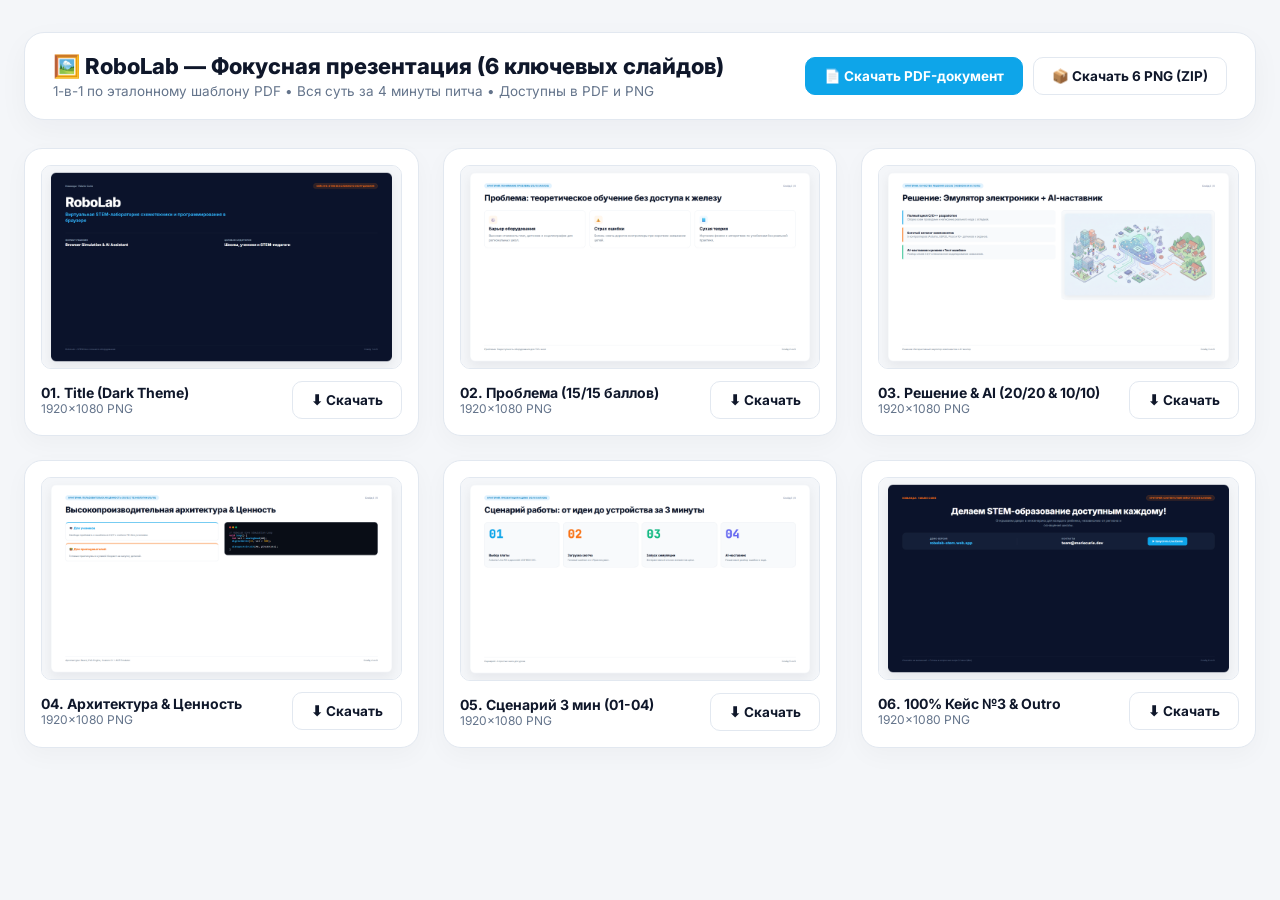
<file: slides-png/index.html>
<!DOCTYPE html>
<html lang="ru">
<head>
  <meta charset="UTF-8" />
  <meta name="viewport" content="width=device-width, initial-scale=1.0" />
  <title>RoboLab — Фокусная презентация (6 слайдов в PNG 1920×1080)</title>
  <link href="https://fonts.googleapis.com/css2?family=Inter:wght@400;500;600;700;800&display=swap" rel="stylesheet" />
  <style>
    :root {
      --bg: #f4f6f9;
      --card: #ffffff;
      --text: #0f172a;
      --muted: #64748b;
      --border: #e2e8f0;
      --accent: #0ea5e9;
    }
    * { box-sizing: border-box; margin: 0; padding: 0; }
    body {
      font-family: 'Inter', -apple-system, BlinkMacSystemFont, sans-serif;
      background: var(--bg);
      color: var(--text);
      padding: 32px 24px 64px;
    }
    .container {
      max-width: 1280px;
      margin: 0 auto;
    }
    .header {
      display: flex;
      align-items: center;
      justify-content: space-between;
      flex-wrap: wrap;
      gap: 16px;
      background: var(--card);
      border: 1px solid var(--border);
      border-radius: 20px;
      padding: 20px 28px;
      margin-bottom: 28px;
      box-shadow: 0 10px 30px rgba(15, 23, 42, 0.04);
    }
    .title-wrap h1 {
      font-size: 22px;
      font-weight: 800;
      margin-bottom: 4px;
    }
    .title-wrap p {
      font-size: 13.5px;
      color: var(--muted);
    }
    .actions {
      display: flex;
      gap: 10px;
      flex-wrap: wrap;
    }
    .btn {
      display: inline-flex;
      align-items: center;
      gap: 8px;
      padding: 10px 18px;
      border-radius: 10px;
      border: 1px solid var(--border);
      background: #ffffff;
      color: var(--text);
      font-size: 13.5px;
      font-weight: 700;
      text-decoration: none;
      cursor: pointer;
      transition: all 0.15s ease;
    }
    .btn:hover { border-color: #cbd5e1; background: #f8fafc; }
    .btn.primary {
      background: var(--accent);
      color: #ffffff;
      border-color: var(--accent);
    }
    .btn.primary:hover { background: #0284c7; }
    .grid {
      display: grid;
      grid-template-columns: repeat(auto-fill, minmax(380px, 1fr));
      gap: 24px;
    }
    .slide-card {
      background: var(--card);
      border: 1px solid var(--border);
      border-radius: 18px;
      padding: 16px;
      box-shadow: 0 8px 24px rgba(15, 23, 42, 0.03);
      display: flex;
      flex-direction: column;
      gap: 12px;
    }
    .slide-card img {
      width: 100%;
      height: auto;
      border-radius: 10px;
      border: 1px solid var(--border);
      display: block;
    }
    .slide-meta {
      display: flex;
      align-items: center;
      justify-content: space-between;
      gap: 8px;
    }
    .slide-name {
      font-size: 14px;
      font-weight: 700;
    }
    .slide-res {
      font-size: 12px;
      color: var(--muted);
    }
  </style>
</head>
<body>
  <div class="container">
    <header class="header">
      <div class="title-wrap">
        <h1>🖼️ RoboLab — Фокусная презентация (6 ключевых слайдов)</h1>
        <p>1-в-1 по эталонному шаблону PDF • Вся суть за 4 минуты питча • Доступны в PDF и PNG</p>
      </div>
      <div class="actions">
        <a href="../robolab-pitch-deck.pdf" download="robolab-pitch-deck.pdf" class="btn primary">📄 Скачать PDF-документ</a>
        <a href="./robolab-pitch-deck-png.zip" download="robolab-pitch-deck-png.zip" class="btn">📦 Скачать 6 PNG (ZIP)</a>
      </div>
    </header>

    <div class="grid">
      <div class="slide-card">
        <a href="./slide-01-title.png" target="_blank"><img src="./slide-01-title.png" alt="Слайд 1" /></a>
        <div class="slide-meta">
          <div>
            <div class="slide-name">01. Title (Dark Theme)</div>
            <div class="slide-res">1920×1080 PNG</div>
          </div>
          <a href="./slide-01-title.png" download="slide-01-title.png" class="btn">⬇ Скачать</a>
        </div>
      </div>

      <div class="slide-card">
        <a href="./slide-02-problem.png" target="_blank"><img src="./slide-02-problem.png" alt="Слайд 2" /></a>
        <div class="slide-meta">
          <div>
            <div class="slide-name">02. Проблема (15/15 баллов)</div>
            <div class="slide-res">1920×1080 PNG</div>
          </div>
          <a href="./slide-02-problem.png" download="slide-02-problem.png" class="btn">⬇ Скачать</a>
        </div>
      </div>

      <div class="slide-card">
        <a href="./slide-03-solution.png" target="_blank"><img src="./slide-03-solution.png" alt="Слайд 3" /></a>
        <div class="slide-meta">
          <div>
            <div class="slide-name">03. Решение &amp; AI (20/20 &amp; 10/10)</div>
            <div class="slide-res">1920×1080 PNG</div>
          </div>
          <a href="./slide-03-solution.png" download="slide-03-solution.png" class="btn">⬇ Скачать</a>
        </div>
      </div>

      <div class="slide-card">
        <a href="./slide-04-features.png" target="_blank"><img src="./slide-04-features.png" alt="Слайд 4" /></a>
        <div class="slide-meta">
          <div>
            <div class="slide-name">04. Архитектура &amp; Ценность</div>
            <div class="slide-res">1920×1080 PNG</div>
          </div>
          <a href="./slide-04-features.png" download="slide-04-features.png" class="btn">⬇ Скачать</a>
        </div>
      </div>

      <div class="slide-card">
        <a href="./slide-05-technology.png" target="_blank"><img src="./slide-05-technology.png" alt="Слайд 5" /></a>
        <div class="slide-meta">
          <div>
            <div class="slide-name">05. Сценарий 3 мин (01-04)</div>
            <div class="slide-res">1920×1080 PNG</div>
          </div>
          <a href="./slide-05-technology.png" download="slide-05-technology.png" class="btn">⬇ Скачать</a>
        </div>
      </div>

      <div class="slide-card">
        <a href="./slide-06-outro.png" target="_blank"><img src="./slide-06-outro.png" alt="Слайд 6" /></a>
        <div class="slide-meta">
          <div>
            <div class="slide-name">06. 100% Кейс №3 &amp; Outro</div>
            <div class="slide-res">1920×1080 PNG</div>
          </div>
          <a href="./slide-06-outro.png" download="slide-06-outro.png" class="btn">⬇ Скачать</a>
        </div>
      </div>
    </div>
  </div>
</body>
</html>
</file>
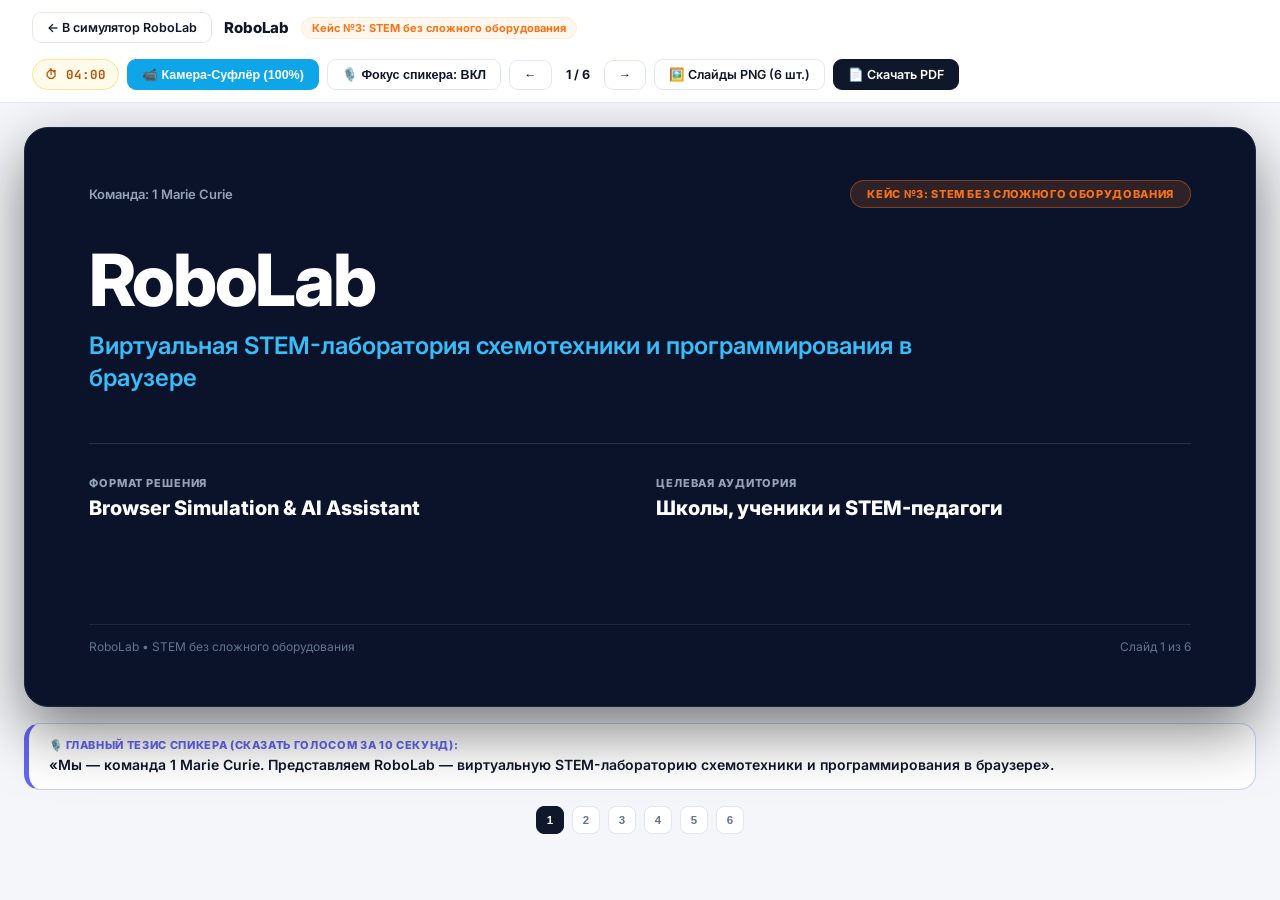
<file: presentation.html>
<!DOCTYPE html>
<html lang="ru">
<head>
  <meta charset="UTF-8" />
  <meta name="viewport" content="width=device-width, initial-scale=1.0" />
  <title>RoboLab — Питч-презентация (6 слайдов) | WIT Teens Challenge 2026</title>
  <link href="https://fonts.googleapis.com/css2?family=Inter:wght@400;500;600;700;800;900&family=JetBrains+Mono:wght@600;700;800&display=swap" rel="stylesheet" />
  <style>
    :root {
      --bg-canvas: #f4f6f9;
      --bg-slide: #ffffff;
      --bg-dark: #0b132b;
      --bg-dark-card: #141f38;
      --text-dark: #0f172a;
      --text-muted: #64748b;
      --border-light: #e2e8f0;
      --accent-blue: #0ea5e9;
      --accent-orange: #f97316;
      --accent-green: #10b981;
      --accent-purple: #6366f1;
    }

    * { box-sizing: border-box; margin: 0; padding: 0; }

    body {
      font-family: 'Inter', -apple-system, BlinkMacSystemFont, sans-serif;
      background: var(--bg-canvas);
      color: var(--text-dark);
      min-height: 100vh;
      display: flex;
      flex-direction: column;
      -webkit-font-smoothing: antialiased;
    }

    /* Верхняя навигационная панель */
    .deck-bar {
      position: sticky;
      top: 0;
      z-index: 100;
      background: rgba(255, 255, 255, 0.95);
      backdrop-filter: blur(14px);
      border-bottom: 1px solid var(--border-light);
      padding: 12px 32px;
      display: flex;
      align-items: center;
      justify-content: space-between;
      gap: 16px;
      flex-wrap: wrap;
    }

    .deck-brand {
      display: flex;
      align-items: center;
      gap: 12px;
      font-weight: 800;
      font-size: 15px;
    }

    .deck-actions {
      display: flex;
      align-items: center;
      gap: 8px;
      flex-wrap: wrap;
    }

    .btn-ui {
      display: inline-flex;
      align-items: center;
      gap: 6px;
      padding: 7px 14px;
      border-radius: 9px;
      border: 1px solid var(--border-light);
      background: #ffffff;
      color: var(--text-dark);
      font-size: 12.5px;
      font-weight: 600;
      cursor: pointer;
      text-decoration: none;
      transition: all 0.15s ease;
    }

    .btn-ui:hover {
      border-color: #cbd5e1;
      background: #f8fafc;
    }

    .btn-ui.primary {
      background: var(--text-dark);
      color: #ffffff;
      border-color: var(--text-dark);
    }

    .btn-ui.primary:hover {
      background: var(--accent-blue);
      border-color: var(--accent-blue);
    }

    .timer-pill {
      font-family: 'JetBrains Mono', monospace;
      font-size: 12.5px;
      font-weight: 700;
      padding: 6px 12px;
      border-radius: 99px;
      background: #fffbeb;
      color: #b45309;
      border: 1px solid #fde68a;
      cursor: pointer;
    }

    /* Контейнер слайда */
    .deck-viewport {
      flex: 1;
      max-width: 1280px;
      width: 100%;
      margin: 0 auto;
      padding: 24px 24px 40px;
      display: flex;
      flex-direction: column;
      gap: 16px;
    }

    .slide {
      display: none;
      background: var(--bg-slide);
      border: 1px solid var(--border-light);
      border-radius: 24px;
      padding: 52px 64px;
      min-height: 580px;
      box-shadow: 0 16px 40px rgba(15, 23, 42, 0.04);
      flex-direction: column;
      justify-content: space-between;
      position: relative;
      overflow: hidden;
    }

    .slide.active {
      display: flex;
      animation: fadeSlide 0.2s ease-out;
    }

    @keyframes fadeSlide {
      from { opacity: 0; transform: translateY(4px); }
      to { opacity: 1; transform: translateY(0); }
    }

    /* Темные слайды (Cover & Outro — 1-в-1 как в PDF) */
    .slide.dark-theme {
      background: var(--bg-dark);
      color: #ffffff;
      border-color: #1b2640;
      box-shadow: 0 24px 60px rgba(0, 0, 0, 0.5);
    }

    .slide-top {
      display: flex;
      align-items: center;
      justify-content: space-between;
      margin-bottom: 24px;
    }

    /* Бейдж критериев 1-в-1 как в PDF */
    .badge-criterion {
      font-size: 11px;
      font-weight: 800;
      text-transform: uppercase;
      letter-spacing: 0.06em;
      color: #0284c7;
      background: #e0f2fe;
      padding: 6px 16px;
      border-radius: 99px;
      display: inline-block;
    }

    .dark-theme .badge-criterion {
      background: rgba(249, 115, 22, 0.15);
      color: var(--accent-orange);
      border: 1px solid rgba(249, 115, 22, 0.4);
    }

    /* Главные заголовки 1-в-1 */
    .slide-title {
      font-size: 32px;
      font-weight: 800;
      color: var(--text-dark);
      letter-spacing: -0.02em;
      margin-bottom: 32px;
    }

    .dark-theme .slide-title {
      color: #ffffff;
    }

    /* Сетки */
    .cols-2 { display: grid; grid-template-columns: 1fr 1fr; gap: 32px; align-items: start; }
    .cols-3 { display: grid; grid-template-columns: repeat(3, 1fr); gap: 24px; }
    .cols-4 { display: grid; grid-template-columns: repeat(4, 1fr); gap: 20px; }

    /* Карточки */
    .card-clean {
      background: #ffffff;
      border: 1px solid var(--border-light);
      border-radius: 16px;
      padding: 28px 24px;
      display: flex;
      flex-direction: column;
      gap: 12px;
    }

    .card-icon-wrap {
      width: 44px;
      height: 44px;
      border-radius: 12px;
      display: flex;
      align-items: center;
      justify-content: center;
      font-size: 22px;
    }
    .icon-orange { background: #fff7ed; color: var(--accent-orange); }
    .icon-blue { background: #f0f9ff; color: var(--accent-blue); }
    .icon-green { background: #ecfdf5; color: var(--accent-green); }

    .card-h { font-size: 18px; font-weight: 800; color: var(--text-dark); }
    .card-p { font-size: 14px; line-height: 1.5; color: var(--text-muted); }

    /* Карточки с индикатором */
    .indicator-item {
      background: #f8fafc;
      border-left: 4px solid var(--accent-blue);
      border-radius: 4px 14px 14px 4px;
      padding: 18px 22px;
      margin-bottom: 16px;
    }
    .indicator-item.orange { border-left-color: var(--accent-orange); }
    .indicator-item.green { border-left-color: var(--accent-green); }

    /* 4 крупный шаг (01, 02, 03, 04) */
    .step-box {
      background: #f8fafc;
      border: 1px solid var(--border-light);
      border-radius: 16px;
      padding: 28px 24px;
      min-height: 240px;
      display: flex;
      flex-direction: column;
      justify-content: space-between;
    }

    .big-num-pdf {
      font-family: 'JetBrains Mono', monospace;
      font-size: 48px;
      font-weight: 800;
      line-height: 1;
    }
    .num-blue { color: var(--accent-blue); }
    .num-orange { color: var(--accent-orange); }
    .num-green { color: var(--accent-green); }
    .num-purple { color: var(--accent-purple); }

    /* Окно кода C++ */
    .code-box-pdf {
      background: #090d16;
      border: 1px solid #1e293b;
      border-radius: 16px;
      padding: 22px 24px;
      font-family: 'JetBrains Mono', monospace;
      font-size: 13.5px;
      color: #e2e8f0;
    }
    .mac-dots { display: flex; gap: 6px; margin-bottom: 16px; }
    .mac-dot { width: 10px; height: 10px; border-radius: 50%; }
    .dot-red { background: #ef4444; }
    .dot-yellow { background: #f59e0b; }
    .dot-green { background: #10b981; }

    /* Чекмарки */
    .check-card {
      background: #f8fafc;
      border: 1px solid #e2e8f0;
      border-radius: 14px;
      padding: 20px 24px;
      display: flex;
      align-items: flex-start;
      gap: 14px;
    }
    .check-icon {
      width: 24px;
      height: 24px;
      border-radius: 50%;
      background: #10b981;
      color: #ffffff;
      display: flex;
      align-items: center;
      justify-content: center;
      font-size: 13px;
      font-weight: 800;
      flex-shrink: 0;
      margin-top: 2px;
    }

    .slide-foot {
      margin-top: 24px;
      padding-top: 14px;
      border-top: 1px solid var(--border-light);
      display: flex;
      justify-content: space-between;
      font-size: 12px;
      color: var(--text-muted);
    }

    .dark-theme .slide-foot {
      border-top-color: #1e293b;
      color: #64748b;
    }

    /* Фокус спикера */
    .speaker-focus-bar {
      background: #ffffff;
      border: 1.5px solid #c7d2fe;
      border-left: 5px solid var(--accent-purple);
      border-radius: 16px;
      padding: 14px 20px;
      display: flex;
      align-items: center;
      justify-content: space-between;
      gap: 16px;
    }
    .speaker-focus-bar.hidden { display: none; }
    .speaker-label { font-size: 11px; font-weight: 800; text-transform: uppercase; letter-spacing: 0.06em; color: var(--accent-purple); margin-bottom: 3px; }
    .speaker-quote { font-size: 14px; font-weight: 600; color: var(--text-dark); line-height: 1.4; }

    .dots-row { display: flex; justify-content: center; gap: 8px; }
    .dot { width: 28px; height: 28px; border-radius: 8px; border: 1px solid var(--border-light); background: #ffffff; font-size: 11.5px; font-weight: 700; color: var(--text-muted); cursor: pointer; }
    .dot.active { background: var(--text-dark); color: #ffffff; border-color: var(--text-dark); }

    /* Полноэкранный 16:9 режим для рендера PNG и сохранения в PDF */
    @media print {
      @page {
        size: 1920px 1080px;
        margin: 0;
      }
      html, body {
        width: 1920px;
        height: 1080px;
        background: #f4f6f9 !important;
        margin: 0;
        padding: 0;
        -webkit-print-color-adjust: exact;
        print-color-adjust: exact;
      }
      .deck-bar, .speaker-focus-bar, .dots-row { display: none !important; }
      .deck-viewport {
        max-width: 1920px !important;
        width: 1920px !important;
        height: 1080px !important;
        padding: 40px 56px !important;
        margin: 0 !important;
      }
      .slide {
        display: flex !important;
        width: 1808px !important;
        height: 1000px !important;
        page-break-after: always;
        break-after: page;
        box-shadow: none !important;
        border-radius: 28px !important;
      }
    }

    body.export-png {
      width: 1920px;
      height: 1080px;
      overflow: hidden;
      background: #f4f6f9;
      justify-content: center;
      align-items: center;
      padding: 36px 48px;
    }

    body.export-png .deck-bar,
    body.export-png .dots-row,
    body.export-png .speaker-focus-bar {
      display: none !important;
    }

    body.export-png .deck-viewport {
      max-width: 1824px;
      width: 100%;
      height: 100%;
      padding: 0;
      margin: 0;
      display: flex;
      flex-direction: column;
      justify-content: stretch;
    }

    body.export-png .slide.active {
      flex: 1;
      height: 100%;
      padding: 56px 76px;
      border-radius: 28px;
      box-shadow: 0 24px 60px rgba(15, 23, 42, 0.06);
      animation: none !important;
    }

    /* Окно веб-камеры и телесуфлёра (100% отбражение) */
    .cam-prompter-modal {
      position: fixed;
      bottom: 24px;
      right: 24px;
      z-index: 9999;
      width: 420px;
      background: #090d16;
      border: 2px solid #0ea5e9;
      border-radius: 20px;
      overflow: hidden;
      box-shadow: 0 20px 50px rgba(0, 0, 0, 0.6);
      display: flex;
      flex-direction: column;
      transition: all 0.3s ease;
    }

    .cam-prompter-modal.hidden {
      display: none !important;
    }

    .cam-prompter-header {
      background: #0f172a;
      padding: 10px 16px;
      display: flex;
      align-items: center;
      justify-content: space-between;
      border-bottom: 1px solid #1e293b;
      font-size: 12px;
      font-weight: 700;
      color: #ffffff;
    }

    .cam-rec-dot {
      width: 10px;
      height: 10px;
      border-radius: 50%;
      background: #ef4444;
      display: inline-block;
      margin-right: 6px;
      animation: blinkRec 1.2s infinite;
    }

    @keyframes blinkRec {
      0%, 100% { opacity: 1; }
      50% { opacity: 0.3; }
    }

    .cam-video-container {
      position: relative;
      width: 100%;
      height: 250px;
      background: #020617;
      display: flex;
      align-items: center;
      justify-content: center;
      overflow: hidden;
    }

    .cam-video-element {
      width: 100%;
      height: 100%;
      object-fit: cover;
      transform: scaleX(-1); /* 100% Зеркальное отражение */
    }

    .cam-placeholder {
      display: flex;
      flex-direction: column;
      align-items: center;
      gap: 8px;
      color: #94a3b8;
      font-size: 13px;
      text-align: center;
      padding: 20px;
    }

    .cam-prompt-box {
      background: rgba(15, 23, 42, 0.95);
      border-top: 1px solid #1e293b;
      padding: 16px;
      color: #38bdf8;
      font-size: 14.5px;
      font-weight: 700;
      line-height: 1.45;
      max-height: 140px;
      overflow-y: auto;
    }

    .cam-prompt-label {
      font-size: 10px;
      font-weight: 800;
      text-transform: uppercase;
      letter-spacing: 0.08em;
      color: #94a3b8;
      margin-bottom: 4px;
    }
  </style>
</head>
<body>

  <header class="deck-bar">
    <div class="deck-brand">
      <a href="./index.html" class="btn-ui">← В симулятор RoboLab</a>
      <span>RoboLab</span>
      <span style="font-size:11px; font-weight:700; color:#f97316; background:#fff7ed; padding:3px 10px; border-radius:99px; border:1px solid #ffedd5;">
        Кейс №3: STEM без сложного оборудования
      </span>
    </div>

    <div class="deck-actions">
      <div class="timer-pill" id="timerBtn" title="Запустить / сбросить таймер 04:00">
        ⏱ <span id="timerText">04:00</span>
      </div>
      <button type="button" class="btn-ui" id="toggleCamBtn" style="background:#0ea5e9; color:#ffffff; border-color:#0ea5e9;">📹 Камера-Суфлёр (100%)</button>
      <button type="button" class="btn-ui" id="toggleNoteBtn">🎙️ Фокус спикера: ВКЛ</button>
      <button type="button" class="btn-ui" id="prevBtn">←</button>
      <span id="counterText" style="font-size:12.5px; font-weight:700; padding:0 6px;">1 / 6</span>
      <button type="button" class="btn-ui" id="nextBtn">→</button>
      <a href="./slides-png/index.html" class="btn-ui" title="Открыть 6 слайдов в формате PNG">🖼️ Слайды PNG (6 шт.)</a>
      <a href="./robolab-pitch-deck.pdf" download="robolab-pitch-deck.pdf" class="btn-ui primary">📄 Скачать PDF</a>
    </div>
  </header>

  <main class="deck-viewport">

    <!-- SLIDE 1: TITLE (DARK THEME) -->
    <section class="slide dark-theme active" data-focus="«Мы — команда 1 Marie Curie. Представляем RoboLab — виртуальную STEM-лабораторию схемотехники и программирования в браузере».">
      <div>
        <div class="slide-top">
          <span style="font-size:13px; font-weight:600; color:#94a3b8;">Команда: 1 Marie Curie</span>
          <span class="badge-criterion">Кейс №3: STEM без сложного оборудования</span>
        </div>

        <div style="margin-top:36px; margin-bottom:48px;">
          <h1 style="font-size:72px; font-weight:800; color:#ffffff; line-height:1; margin-bottom:14px; letter-spacing:-0.03em;">
            RoboLab
          </h1>
          <p style="font-size:24px; font-weight:600; color:#38bdf8; max-width:900px; line-height:1.35;">
            Виртуальная STEM-лаборатория схемотехники и программирования в браузере
          </p>
        </div>

        <div style="border-top:1px solid rgba(255,255,255,0.12); padding-top:32px;" class="cols-2">
          <div>
            <div style="font-size:11px; font-weight:800; text-transform:uppercase; letter-spacing:0.08em; color:#94a3b8; margin-bottom:6px;">
              ФОРМАТ РЕШЕНИЯ
            </div>
            <div style="font-size:20px; font-weight:800; color:#ffffff;">
              Browser Simulation &amp; AI Assistant
            </div>
          </div>

          <div>
            <div style="font-size:11px; font-weight:800; text-transform:uppercase; letter-spacing:0.08em; color:#94a3b8; margin-bottom:6px;">
              ЦЕЛЕВАЯ АУДИТОРИЯ
            </div>
            <div style="font-size:20px; font-weight:800; color:#ffffff;">
              Школы, ученики и STEM-педагоги
            </div>
          </div>
        </div>
      </div>

      <div class="slide-foot">
        <span>RoboLab • STEM без сложного оборудования</span>
        <span>Слайд 1 из 6</span>
      </div>
    </section>

    <!-- SLIDE 2: PROBLEM (15/15 БАЛЛОВ) -->
    <section class="slide" data-focus="«Три главных барьера: высокая стоимость наборов ($15k+), страх сжечь деталь и сухая теория по учебникам».">
      <div>
        <div class="slide-top">
          <span class="badge-criterion">КРИТЕРИЙ: ПОНИМАНИЕ ПРОБЛЕМЫ (15/15 БАЛЛОВ)</span>
          <span style="font-size:12px; font-weight:700; color:#94a3b8;">Слайд 2 / 6</span>
        </div>

        <h1 class="slide-title">
          Проблема: теоретическое обучение без доступа к железу
        </h1>

        <div class="cols-3">
          <div class="card-clean">
            <div class="card-icon-wrap icon-orange">⚙️</div>
            <div class="card-h">Барьер оборудования</div>
            <div class="card-p">Высокая стоимость плат, датчиков и осциллографов для региональных школ.</div>
          </div>

          <div class="card-clean">
            <div class="card-icon-wrap icon-orange">⚠️</div>
            <div class="card-h">Страх ошибки</div>
            <div class="card-p">Боязнь сжечь дорогие контроллеры при коротком замыкании цепей.</div>
          </div>

          <div class="card-clean">
            <div class="card-icon-wrap icon-blue">📘</div>
            <div class="card-h">Сухая теория</div>
            <div class="card-p">Изучение физики и алгоритмов по учебникам без реальной практики.</div>
          </div>
        </div>
      </div>

      <div class="slide-foot">
        <span>Проблема: Недоступность оборудования для 73% школ</span>
        <span>Слайд 2 из 6</span>
      </div>
    </section>

    <!-- SLIDE 3: SOLUTION & INNOVATION (20/20 & 10/10 БАЛЛОВ) -->
    <section class="slide" data-focus="«RoboLab предлагает полный цикл C/C++ разработки в браузере — с 5 контроллерами, 10+ датчиками и AI-наставником».">
      <div>
        <div class="slide-top">
          <span class="badge-criterion">КРИТЕРИИ: КАЧЕСТВО РЕШЕНИЯ (20/20) | НОВИЗНА И AI (10/10)</span>
          <span style="font-size:12px; font-weight:700; color:#94a3b8;">Слайд 3 / 6</span>
        </div>

        <h1 class="slide-title">
          Решение: Эмулятор электроники + AI-наставник
        </h1>

        <div class="cols-2">
          <div>
            <div class="indicator-item">
              <div class="card-h" style="font-size:16px;">Полный цикл C/C++ разработки</div>
              <div class="card-p" style="font-size:13.5px;">Сборка схем проводами и написание реального кода с отладкой.</div>
            </div>

            <div class="indicator-item orange">
              <div class="card-h" style="font-size:16px;">Богатый каталог компонентов</div>
              <div class="card-p" style="font-size:13.5px;">5 контроллеров (Arduino, ESP32, Pico) и 10+ датчиков и экранов.</div>
            </div>

            <div class="indicator-item green">
              <div class="card-h" style="font-size:16px;">AI-наставник и режим «Тест ошибки»</div>
              <div class="card-p" style="font-size:13.5px;">Разбор сбоев 24/7 и безопасное моделирование замыканий.</div>
            </div>
          </div>

          <div style="border:1px solid var(--border-light); border-radius:16px; padding:16px; background:#f8fafc; text-align:center;">
            <img src="./assets/robolab_stem_impact.jpg" alt="Интерактивный симулятор" style="width:100%; border-radius:12px; box-shadow:0 8px 24px rgba(0,0,0,0.06);" />
          </div>
        </div>
      </div>

      <div class="slide-foot">
        <span>Решение: Интерактивный эмулятор компонентов и AI-ментор</span>
        <span>Слайд 3 из 6</span>
      </div>
    </section>

    <!-- SLIDE 4: VALUE & ARCHITECTURE (15/15 & 10/10 БАЛЛОВ) -->
    <section class="slide" data-focus="«Архитектура эмулирует сигналы на частоте 16 МГц, давая ученикам свободу опытов, а учителям — 0₸ затрат».">
      <div>
        <div class="slide-top">
          <span class="badge-criterion">КРИТЕРИИ: ПОЛЬЗОВАТЕЛЬСКАЯ ЦЕННОСТЬ (15/15) | ТЕХНОЛОГИИ (10/10)</span>
          <span style="font-size:12px; font-weight:700; color:#94a3b8;">Слайд 4 / 6</span>
        </div>

        <h1 class="slide-title">
          Высокопроизводительная архитектура &amp; Ценность
        </h1>

        <div class="cols-2">
          <div>
            <div class="card-clean" style="border-top:3px solid var(--accent-blue); margin-bottom:14px; padding:18px;">
              <div style="font-size:16px; font-weight:800; color:var(--accent-blue); margin-bottom:6px;">
                🎓 Для учеников
              </div>
              <div class="card-p" style="font-size:13px;">Свобода пробовать и ошибаться 24/7 с любого ПК без установки.</div>
            </div>

            <div class="card-clean" style="border-top:3px solid var(--accent-orange); margin-bottom:14px; padding:18px;">
              <div style="font-size:16px; font-weight:800; color:var(--accent-orange); margin-bottom:6px;">
                👨‍🏫 Для преподавателей
              </div>
              <div class="card-p" style="font-size:13px;">Готовые практикумы и нулевой бюджет на закупку деталей.</div>
            </div>

            <div class="card-clean" style="border-top:3px solid #10b981; padding:18px;">
              <div style="font-size:16px; font-weight:800; color:#10b981; margin-bottom:6px;">
                ⚡ Web3 &amp; Блокчейн (Polygon)
              </div>
              <div class="card-p" style="font-size:13px;">Soulbound NFT (SBT) дипломы, смарт-контракты IoT и награды $ROBO.</div>
            </div>
          </div>

          <div class="code-box-pdf">
            <div class="mac-dots">
              <div class="mac-dot dot-red"></div>
              <div class="mac-dot dot-yellow"></div>
              <div class="mac-dot dot-green"></div>
            </div>
            <pre><code><span style="color:#64748b;">// RoboLab Core Loop &amp; Web3 Telemetry</span>
<span style="color:#f472b6; font-weight:700;">void</span> <span style="color:#38bdf8; font-weight:700;">loop</span>() {
  <span style="color:#f472b6; font-weight:700;">int</span> val = <span style="color:#38bdf8; font-weight:700;">analogRead</span>(A0);
  <span style="color:#38bdf8; font-weight:700;">digitalWrite</span>(<span style="color:#fbbf24;">13</span>, val > <span style="color:#fbbf24;">500</span>);

  <span style="color:#38bdf8; font-weight:700;">aiInspectCircuit</span>(A0, pin13State);
  <span style="color:#10b981; font-weight:700;">RoboLabWeb3</span>.<span style="color:#38bdf8; font-weight:700;">mintProof</span>(<span style="color:#a7f3d0;">"ARD-882"</span>);
}</code></pre>
          </div>
        </div>
      </div>

      <div class="slide-foot">
        <span>Архитектура: React, SVG Engine, C++ AST Emulator, Polygon Amoy Web3</span>
        <span>Слайд 4 из 6</span>
      </div>
    </section>

    <!-- SLIDE 5: WORKFLOW 3 MIN (10/10 БАЛЛОВ) -->
    <section class="slide" data-focus="«Сценарий работы от идеи до устройства за 3 минуты: 01 Выбор платы, 02 Загрузка скетча, 03 Симуляция, 04 AI-наставник».">
      <div>
        <div class="slide-top">
          <span class="badge-criterion">КРИТЕРИЙ: ПРЕЗЕНТАЦИЯ И ДЕМО (10/10 БАЛЛОВ)</span>
          <span style="font-size:12px; font-weight:700; color:#94a3b8;">Слайд 5 / 6</span>
        </div>

        <h1 class="slide-title">
          Сценарий работы: от идеи до устройства за 3 минуты
        </h1>

        <div class="cols-4">
          <div class="step-box">
            <div class="big-num-pdf num-blue">01</div>
            <div>
              <div class="card-h" style="font-size:16px; margin-bottom:6px;">Выбор платы</div>
              <div class="card-p" style="font-size:13px;">Arduino Uno R3 и дисплей LCD1602 I2C.</div>
            </div>
          </div>

          <div class="step-box">
            <div class="big-num-pdf num-orange">02</div>
            <div>
              <div class="card-h" style="font-size:16px; margin-bottom:6px;">Загрузка скетча</div>
              <div class="card-p" style="font-size:13px;">Готовый шаблон из «Практикума».</div>
            </div>
          </div>

          <div class="step-box">
            <div class="big-num-pdf num-green">03</div>
            <div>
              <div class="card-h" style="font-size:16px; margin-bottom:6px;">Запуск симуляции</div>
              <div class="card-p" style="font-size:13px;">Интерактивный отклик элементов цепи.</div>
            </div>
          </div>

          <div class="step-box">
            <div class="big-num-pdf num-purple">04</div>
            <div>
              <div class="card-h" style="font-size:16px; margin-bottom:6px;">AI-наставник</div>
              <div class="card-p" style="font-size:13px;">Пошаговый разбор ошибок в коде.</div>
            </div>
          </div>
        </div>
      </div>

      <div class="slide-foot">
        <span>Сценарий: 4 простых шага для урока</span>
        <span>Слайд 5 из 6</span>
      </div>
    </section>

    <!-- SLIDE 6: CASE MATCH & OUTRO (DARK THEME) -->
    <section class="slide dark-theme" data-focus="«100% попадание в требования кейса №3! Приглашаем протестировать демо-версию RoboLab прямо сейчас».">
      <div>
        <div class="slide-top">
          <span style="font-size:12px; font-weight:800; color:var(--accent-orange); letter-spacing:0.08em;">
            КОМАНДА: 1 MARIE CURIE
          </span>
          <span class="badge-criterion">КРИТЕРИЙ: СООТВЕТСТВИЕ КЕЙСУ №3 (5/5 БАЛЛОВ)</span>
        </div>

        <div style="text-align:center; margin:28px 0;">
          <h1 style="font-size:46px; font-weight:800; color:#ffffff; margin-bottom:12px; letter-spacing:-0.02em;">
            Делаем STEM-образование доступным каждому!
          </h1>
          <p style="font-size:17px; color:#94a3b8; max-width:760px; margin:0 auto; line-height:1.45;">
            Открываем двери в инженерию для каждого ребенка, независимо от региона и оснащения школы.
          </p>
        </div>

        <div style="background:var(--bg-dark-card); border:1px solid #1e293b; border-radius:18px; padding:22px 36px; display:flex; align-items:center; justify-content:space-around; flex-wrap:wrap; gap:20px;">
          <div>
            <div style="font-size:11px; font-weight:800; text-transform:uppercase; letter-spacing:0.08em; color:#94a3b8; margin-bottom:4px;">
              ДЕМО-ВЕРСИЯ
            </div>
            <div style="font-size:20px; font-weight:800; color:#38bdf8;">
              robolab-stem.web.app
            </div>
          </div>

          <div style="width:1px; height:40px; background:rgba(255,255,255,0.12);"></div>

          <div>
            <div style="font-size:11px; font-weight:800; text-transform:uppercase; letter-spacing:0.08em; color:#94a3b8; margin-bottom:4px;">
              КОНТАКТЫ
            </div>
            <div style="font-size:20px; font-weight:800; color:#ffffff;">
              team@mariecurie.dev
            </div>
          </div>

          <a href="./index.html" class="btn-ui primary" style="padding:12px 24px; font-size:14px; background:var(--accent-blue); border-color:var(--accent-blue);">
            ▶ Запустить Live Demo
          </a>
        </div>
      </div>

      <div class="slide-foot">
        <span>Спасибо за внимание! • Готовы к вопросам жюри (2 мин Q&amp;A)</span>
        <span>Слайд 6 из 6</span>
      </div>
    </section>

    <!-- 10-секундный фокус для спикера -->
    <aside class="speaker-focus-bar" id="speakerBar">
      <div>
        <div class="speaker-label">🎙️ Главный тезис спикера (сказать голосом за 10 секунд):</div>
        <div class="speaker-quote" id="speakerQuote"></div>
      </div>
    </aside>

    <nav class="dots-row" id="dotsRow"></nav>

  </main>

  <!-- Виджет Веб-камеры (100% Зеркало) и Наводящего Телесуфлёра -->
  <div class="cam-prompter-modal hidden" id="camPrompterModal">
    <div class="cam-prompter-header">
      <div>
        <span class="cam-rec-dot"></span>
        <span>ОТРАЖЕНИЕ СПИКЕРА 100% (ПРАКТИКА ПИТЧА)</span>
      </div>
      <button type="button" id="closeCamBtn" style="background:transparent; border:none; color:#94a3b8; font-size:16px; cursor:pointer;">✕</button>
    </div>

    <div class="cam-video-container">
      <video id="camVideo" class="cam-video-element" autoplay muted playsinline></video>
      <div id="camPlaceholder" class="cam-placeholder">
        <span style="font-size:32px;">📷</span>
        <span>Включение трансляции камеры (100%)...</span>
        <span style="font-size:11px; opacity:0.7;">Разрешите доступ к веб-камере в браузере</span>
      </div>
    </div>

    <div class="cam-prompt-box">
      <div class="cam-prompt-label">🎙️ Наводящие подсказки (Телесуфлёр):</div>
      <div id="camPromptText"></div>
    </div>
  </div>

  <script>
    (function () {
      const slides = Array.from(document.querySelectorAll(".slide"));
      const counterText = document.getElementById("counterText");
      const speakerQuote = document.getElementById("speakerQuote");
      const speakerBar = document.getElementById("speakerBar");
      const dotsRow = document.getElementById("dotsRow");
      const toggleNoteBtn = document.getElementById("toggleNoteBtn");
      const toggleCamBtn = document.getElementById("toggleCamBtn");
      const camPrompterModal = document.getElementById("camPrompterModal");
      const closeCamBtn = document.getElementById("closeCamBtn");
      const camVideo = document.getElementById("camVideo");
      const camPlaceholder = document.getElementById("camPlaceholder");
      const camPromptText = document.getElementById("camPromptText");
      const timerBtn = document.getElementById("timerBtn");
      const timerText = document.getElementById("timerText");

      let cur = 0;
      let noteOn = true;
      let camOn = false;
      let streamRef = null;
      let sec = 240;
      let tId = null;

      slides.forEach((_, i) => {
        const b = document.createElement("button");
        b.type = "button";
        b.className = "dot" + (i === 0 ? " active" : "");
        b.textContent = String(i + 1);
        b.addEventListener("click", () => go(i));
        dotsRow.appendChild(b);
      });

      function go(idx) {
        cur = (idx + slides.length) % slides.length;
        slides.forEach((s, i) => s.classList.toggle("active", i === cur));
        Array.from(dotsRow.children).forEach((d, i) => d.classList.toggle("active", i === cur));
        counterText.textContent = `${cur + 1} / ${slides.length}`;
        const prompt = slides[cur].getAttribute("data-focus") || "";
        speakerQuote.textContent = prompt;
        camPromptText.textContent = prompt;
      }

      document.getElementById("prevBtn").addEventListener("click", () => go(cur - 1));
      document.getElementById("nextBtn").addEventListener("click", () => go(cur + 1));

      toggleNoteBtn.addEventListener("click", () => {
        noteOn = !noteOn;
        speakerBar.classList.toggle("hidden", !noteOn);
        toggleNoteBtn.textContent = noteOn ? "🎙️ Фокус спикера: ВКЛ" : "🎙️ Фокус спикера: ВЫКЛ";
      });

      // Логика работы Веб-камеры на 100% и Телесуфлёра
      async function startCamera() {
        try {
          if (navigator.mediaDevices && navigator.mediaDevices.getUserMedia) {
            streamRef = await navigator.mediaDevices.getUserMedia({ video: true, audio: false });
            camVideo.srcObject = streamRef;
            camPlaceholder.style.display = "none";
            camVideo.style.display = "block";
          }
        } catch (err) {
          console.warn("Камера недоступна или заблокирована:", err);
          camPlaceholder.innerHTML = `<span style="font-size:32px;">🪞</span><span>Режим авто-зеркала активен</span><span style="font-size:11px; color:#f59e0b;">(Разрешите камеру в строке браузера для видопотока)</span>`;
        }
      }

      function stopCamera() {
        if (streamRef) {
          streamRef.getTracks().forEach(track => track.stop());
          streamRef = null;
        }
        camVideo.srcObject = null;
        camVideo.style.display = "none";
        camPlaceholder.style.display = "flex";
      }

      function toggleCamModal(show) {
        camOn = typeof show === "boolean" ? show : !camOn;
        camPrompterModal.classList.toggle("hidden", !camOn);
        toggleCamBtn.textContent = camOn ? "📹 Камера (100% ВКЛ)" : "📹 Камера-Суфлёр (100%)";
        toggleCamBtn.style.background = camOn ? "#10b981" : "#0ea5e9";
        toggleCamBtn.style.borderColor = camOn ? "#10b981" : "#0ea5e9";

        if (camOn) {
          startCamera();
        } else {
          stopCamera();
        }
      }

      toggleCamBtn.addEventListener("click", () => toggleCamModal());
      closeCamBtn.addEventListener("click", () => toggleCamModal(false));

      timerBtn.addEventListener("click", () => {
        if (tId) {
          clearInterval(tId);
          tId = null;
          sec = 240;
          timerText.textContent = "04:00";
          return;
        }
        tId = setInterval(() => {
          if (sec > 0) {
            sec--;
            timerText.textContent = `${String(Math.floor(sec / 60)).padStart(2, "0")}:${String(sec % 60).padStart(2, "0")}`;
          } else {
            clearInterval(tId);
            tId = null;
          }
        }, 1000);
      });

      document.addEventListener("keydown", (e) => {
        if (e.key === "ArrowRight" || e.key === " ") { e.preventDefault(); go(cur + 1); }
        if (e.key === "ArrowLeft") { e.preventDefault(); go(cur - 1); }
      });

      const params = new URLSearchParams(window.location.search);
      if (params.get("export") === "png") {
        document.body.classList.add("export-png");
      }
      const sParam = params.get("slide");
      const startSlide = sParam ? parseInt(sParam, 10) - 1 : 0;
      go(isNaN(startSlide) ? 0 : Math.max(0, Math.min(slides.length - 1, startSlide)));
    })();
  </script>
</body>
</html>
</file>
